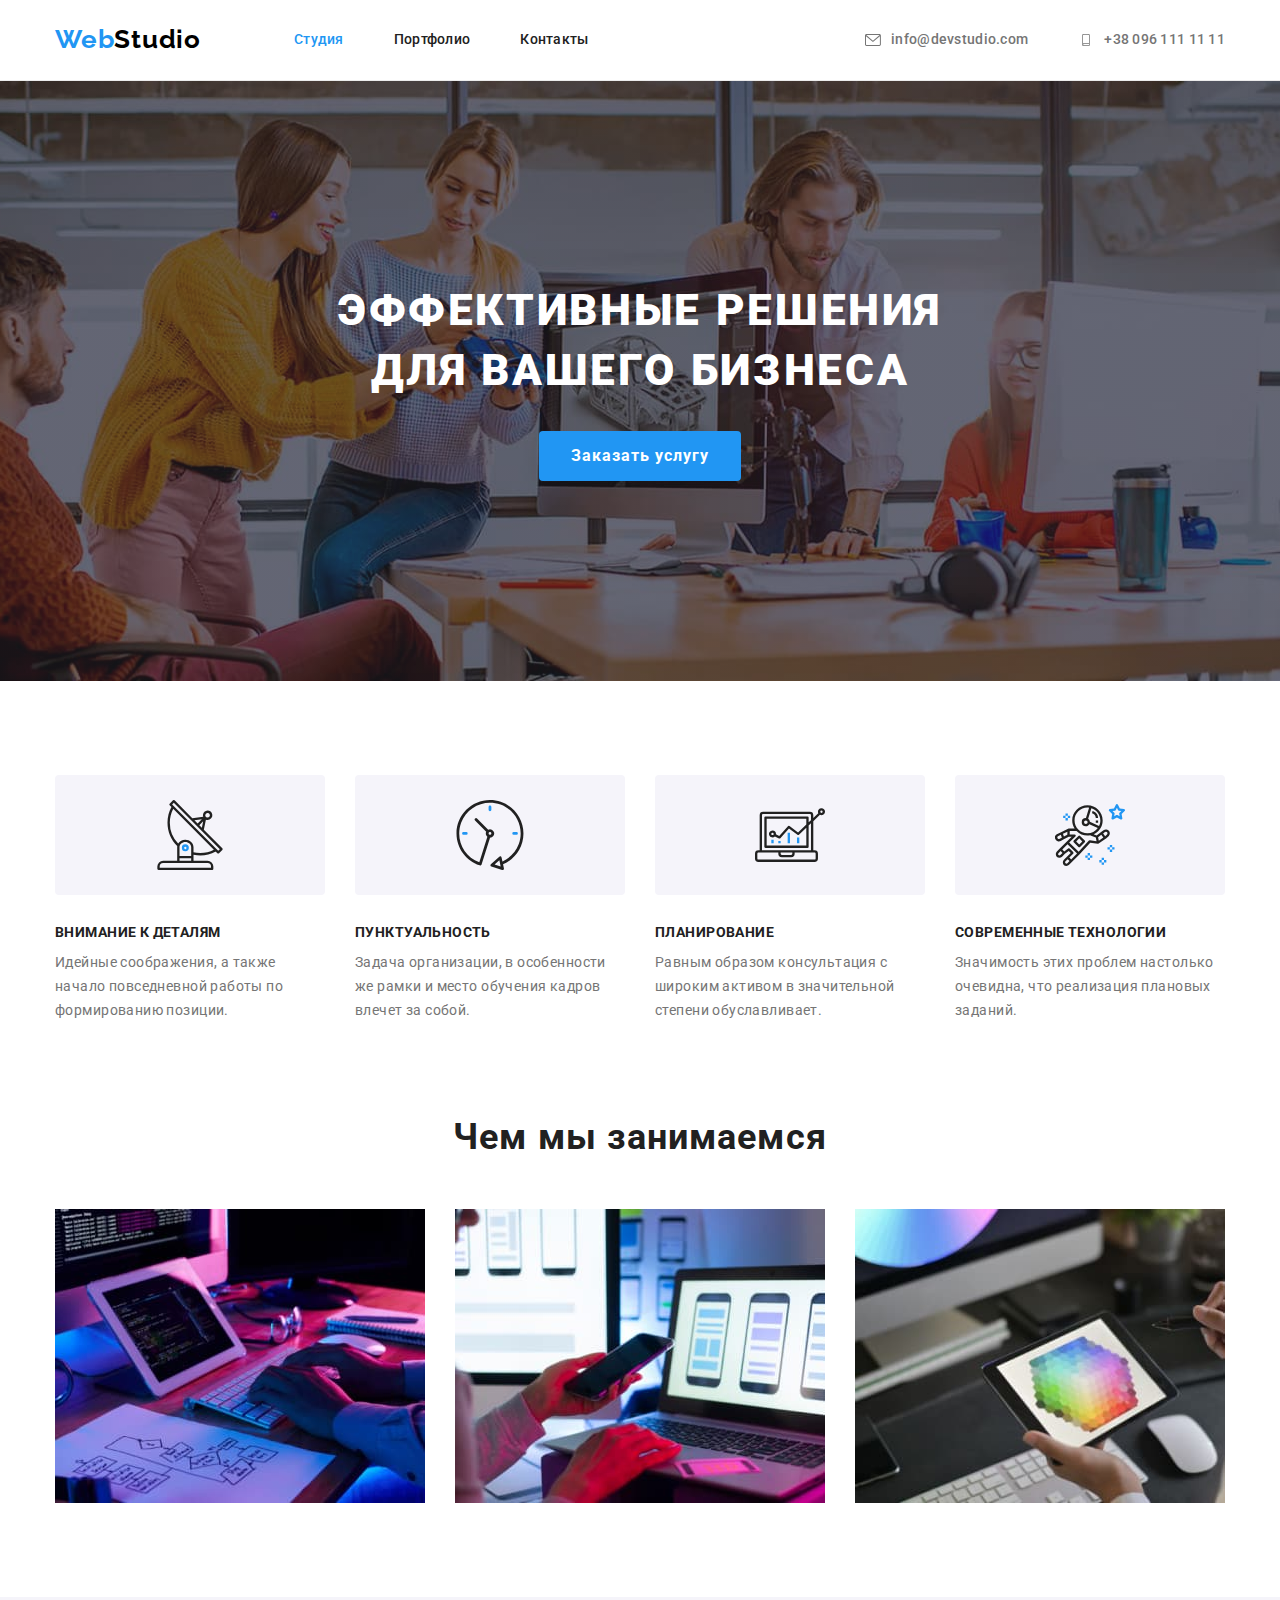
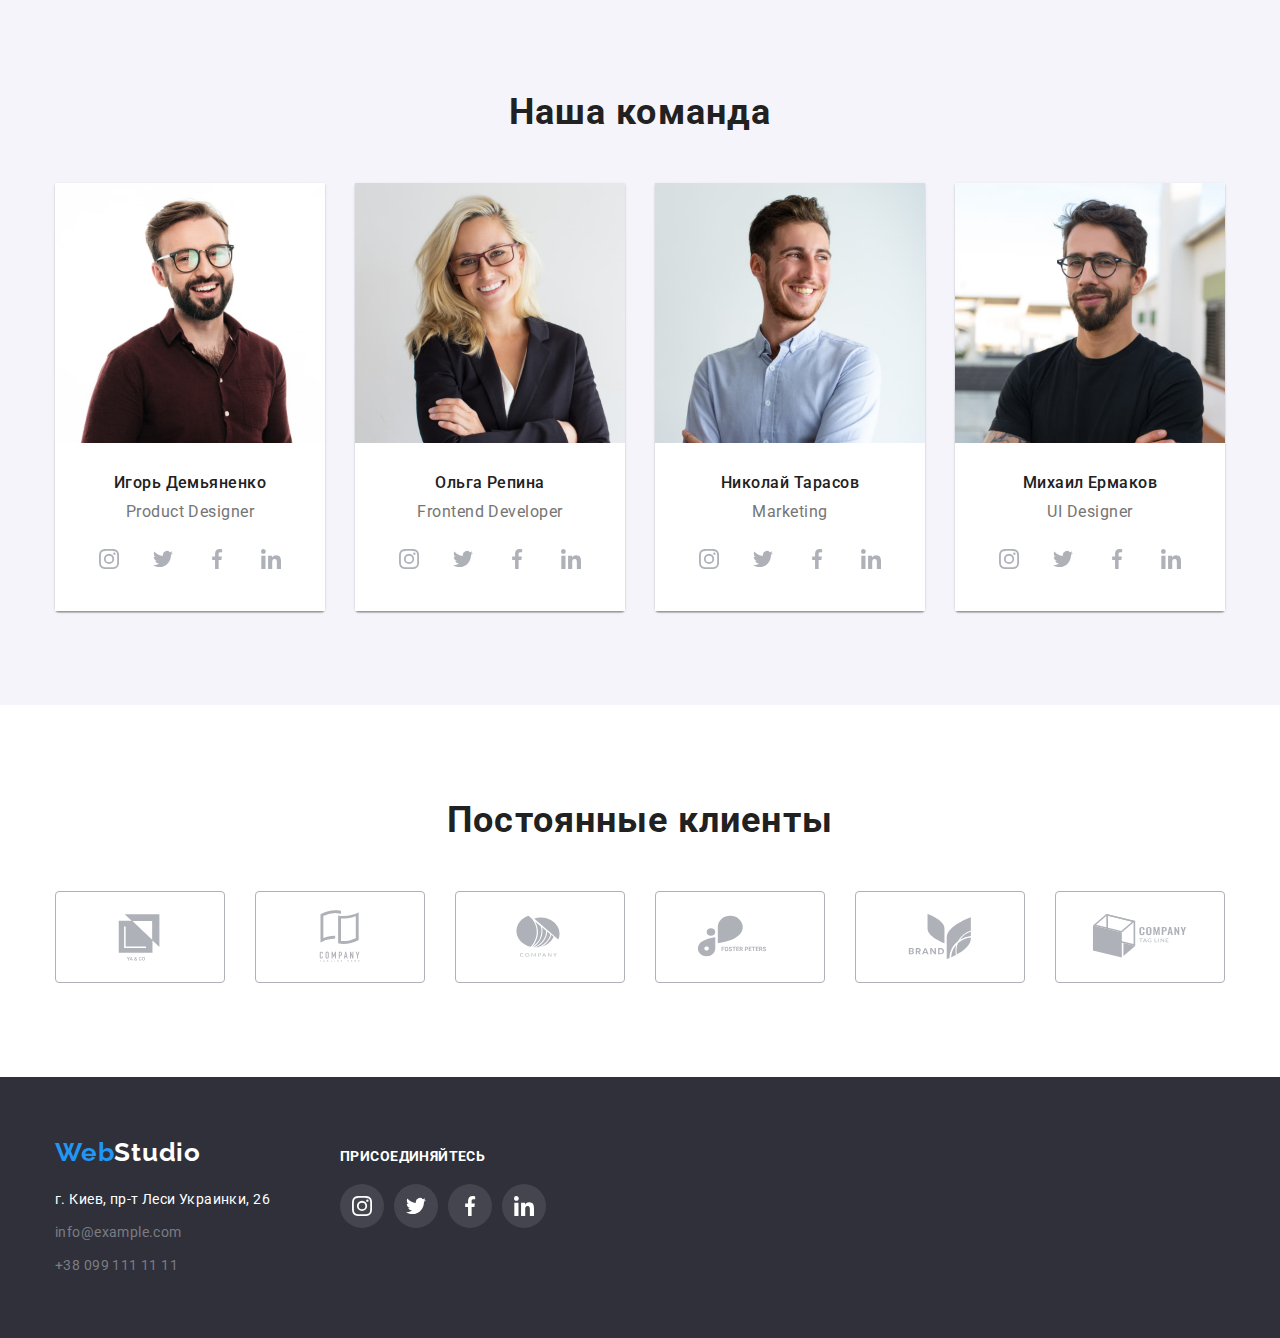
<file: index.html>
<!DOCTYPE html>
<html lang="ru">
  <head>
    <meta charset="UTF-8" />
    <meta name="viewport" content="width=device-width, initial-scale=1.0" />
    <title>Web Studio (Version 2.1)</title>
    <link rel="preconnect" href="https://fonts.googleapis.com" />
    <link rel="preconnect" href="https://fonts.gstatic.com" crossorigin />
    <link
      href="https://fonts.googleapis.com/css2?family=Raleway:wght@700&family=Roboto:wght@400;500;700;900&display=swap"
      rel="stylesheet"
    />
    <link
      rel="stylesheet"
      href="https://cdnjs.cloudflare.com/ajax/libs/modern-normalize/1.0.0/modern-normalize.min.css"
    />
    <link rel="stylesheet" href="./css/styles.css" />
  </head>
  <body>
    <!--header-->

    <header class="page-header">
      <div class="container all-head">
        <nav class="main-nav">
          <a href="/" class="logo">Web<span class="logo-part">Studio</span></a>
          <ul class="site-nav">
            <li class="item"><a href="./index.html" class="active">Студия</a></li>
            <li class="item"><a href="./portfolio.html">Портфолио</a></li>
            <li class="item"><a href="">Контакты</a></li>
          </ul>
        </nav>
        <ul class="auth-nav">
          <li class="item">
            <a href="mailto:info@devstudio.com" class="link">
              <svg class="auth-icon" width="16" height="12">
                <use href="./images/sprite.svg#icon-envelope"></use>
              </svg>
              info@devstudio.com</a
            >
          </li>
          <li class="item">
            <a href="tel:+380961111111" class="link">
              <svg class="auth-icon" width="16" height="12">
                <use href="images/sprite.svg#icon-smartphone"></use>
              </svg>
              +38 096 111 11 11</a
            >
          </li>
        </ul>
      </div>
    </header>

    <!--main-->
    <main>
      <!--Hero section-->

      <section class="hero overlay">
        <div class="container">
          <h1 class="hero-title">
            Эффективные решения <br />
            для вашего бизнеса
          </h1>
          <button type="button" class="button primary">Заказать услугу</button>
        </div>
      </section>

      <!--Features section-->
      <section class="section features">
        <div class="container">
          <ul class="feature-list">
            <li class="item">
              <div class="icon-box">
                <svg class="feature-icon" width="70" height="70">
                  <use href="images/sprite.svg#icon-antenna"></use>
                </svg>
              </div>
              <h3 class="title">Внимание к деталям</h3>
              <p class="text">
                Идейные соображения, а также начало повседневной работы по формированию позиции.
              </p>
            </li>
            <li class="item">
              <div class="icon-box">
                <svg class="feature-icon" width="70" height="70">
                  <use href="images/sprite.svg#icon-clock"></use>
                </svg>
              </div>
              <h3 class="title">Пунктуальность</h3>
              <p class="text">
                Задача организации, в особенности же рамки и место обучения кадров влечет за собой.
              </p>
            </li>
            <li class="item">
              <div class="icon-box">
                <svg class="feature-icon" width="70" height="70">
                  <use href="images/sprite.svg#icon-diagram"></use>
                </svg>
              </div>
              <h3 class="title">Планирование</h3>
              <p class="text">
                Равным образом консультация с широким активом в значительной степени обуславливает.
              </p>
            </li>
            <li class="item">
              <div class="icon-box">
                <svg class="feature-icon" width="70" height="70">
                  <use href="images/sprite.svg#icon-astronaut"></use>
                </svg>
              </div>
              <h3 class="title">Современные технологии</h3>
              <p class="text">
                Значимость этих проблем настолько очевидна, что реализация плановых заданий.
              </p>
            </li>
          </ul>
        </div>
      </section>

      <!--What we do section-->
      <section class="section">
        <div class="container">
          <h2 class="section-title">Чем мы занимаемся</h2>
          <ul class="whatdo">
            <li class="item"><img src="images/what1.jpg" alt="Разработка" width="370" /></li>
            <li class="item"><img src="images/what2.jpg" alt="Оптимизация" width="370" /></li>
            <li class="item"><img src="images/what3.jpg" alt="Дизайн" width="370" /></li>
          </ul>
        </div>
      </section>
      <!--Our team section-->
      <section class="section our-team">
        <div class="container">
          <h2 class="section-title">Наша команда</h2>
          <ul class="team-list">
            <li class="item">
              <img src="images/team1.jpg" alt="Product Designer" width="270" />
              <div class="employee">
                <h3 class="title">Игорь Демьяненко</h3>
                <p class="text">Product Designer</p>
                <ul class="social-list">
                  <li class="social-item">
                    <a class="social-link" href="https://www.instagram.com/">
                      <svg class="social-icon" width="20" height="20">
                        <use href="images/sprite.svg#icon-instagram"></use>
                      </svg>
                    </a>
                  </li>
                  <li class="social-item">
                    <a class="social-link" href="https://www.twitter.com/">
                      <svg class="social-icon" width="20" height="20">
                        <use href="images/sprite.svg#icon-twitter"></use>
                      </svg>
                    </a>
                  </li>
                  <li class="social-item">
                    <a class="social-link" href="https://www.facebook.com/">
                      <svg class="social-icon" width="20" height="20">
                        <use href="images/sprite.svg#icon-facebook"></use>
                      </svg>
                    </a>
                  </li>
                  <li class="social-item">
                    <a class="social-link" href="https://www.linkedin.com/">
                      <svg class="social-icon" width="20" height="20">
                        <use href="images/sprite.svg#icon-linkedin"></use>
                      </svg>
                    </a>
                  </li>
                </ul>
              </div>
            </li>
            <li class="item">
              <img src="images/team2.jpg" alt="Frontend Developer" width="270" />
              <div class="employee">
                <h3 class="title">Ольга Репина</h3>
                <p class="text">Frontend Developer</p>
                <ul class="social-list">
                  <li class="social-item">
                    <a class="social-link" href="https://www.instagram.com/">
                      <svg class="social-icon" width="20" height="20">
                        <use href="images/sprite.svg#icon-instagram"></use>
                      </svg>
                    </a>
                  </li>
                  <li class="social-item">
                    <a class="social-link" href="https://www.twitter.com/">
                      <svg class="social-icon" width="20" height="20">
                        <use href="images/sprite.svg#icon-twitter"></use>
                      </svg>
                    </a>
                  </li>
                  <li class="social-item">
                    <a class="social-link" href="https://www.facebook.com/">
                      <svg class="social-icon" width="20" height="20">
                        <use href="images/sprite.svg#icon-facebook"></use>
                      </svg>
                    </a>
                  </li>
                  <li class="social-item">
                    <a class="social-link" href="https://www.linkedin.com/">
                      <svg class="social-icon" width="20" height="20">
                        <use href="images/sprite.svg#icon-linkedin"></use>
                      </svg>
                    </a>
                  </li>
                </ul>
              </div>
            </li>
            <li class="item">
              <img src="images/team3.jpg" alt="Marketing" width="270" />
              <div class="employee">
                <h3 class="title">Николай Тарасов</h3>
                <p class="text">Marketing</p>
                <ul class="social-list">
                  <li class="social-item">
                    <a class="social-link" href="https://www.instagram.com/">
                      <svg class="social-icon" width="20" height="20">
                        <use href="images/sprite.svg#icon-instagram"></use>
                      </svg>
                    </a>
                  </li>
                  <li class="social-item">
                    <a class="social-link" href="https://www.twitter.com/">
                      <svg class="social-icon" width="20" height="20">
                        <use href="images/sprite.svg#icon-twitter"></use>
                      </svg>
                    </a>
                  </li>
                  <li class="social-item">
                    <a class="social-link" href="https://www.facebook.com/">
                      <svg class="social-icon" width="20" height="20">
                        <use href="images/sprite.svg#icon-facebook"></use>
                      </svg>
                    </a>
                  </li>
                  <li class="social-item">
                    <a class="social-link" href="https://www.linkedin.com/">
                      <svg class="social-icon" width="20" height="20">
                        <use href="images/sprite.svg#icon-linkedin"></use>
                      </svg>
                    </a>
                  </li>
                </ul>
              </div>
            </li>
            <li class="item">
              <img src="images/team4.jpg" alt="UI Designer" width="270" />
              <div class="employee">
                <h3 class="title">Михаил Ермаков</h3>
                <p class="text">UI Designer</p>
                <ul class="social-list">
                  <li class="social-item">
                    <a class="social-link" href="https://www.instagram.com/">
                      <svg class="social-icon" width="20" height="20">
                        <use href="images/sprite.svg#icon-instagram"></use>
                      </svg>
                    </a>
                  </li>
                  <li class="social-item">
                    <a class="social-link" href="https://www.twitter.com/">
                      <svg class="social-icon" width="20" height="20">
                        <use href="images/sprite.svg#icon-twitter"></use>
                      </svg>
                    </a>
                  </li>
                  <li class="social-item">
                    <a class="social-link" href="https://www.facebook.com/">
                      <svg class="social-icon" width="20" height="20">
                        <use href="images/sprite.svg#icon-facebook"></use>
                      </svg>
                    </a>
                  </li>
                  <li class="social-item">
                    <a class="social-link" href="https://www.linkedin.com/">
                      <svg class="social-icon" width="20" height="20">
                        <use href="images/sprite.svg#icon-linkedin"></use>
                      </svg>
                    </a>
                  </li>
                </ul>
              </div>
            </li>
          </ul>
        </div>
      </section>
      <!-- Clients -->
      <section class="allclient">
        <div class="container">
          <h2 class="section-title">Постоянные клиенты</h2>
          <ul class="clients">
            <li class="clients-item">
              <a class="clients-link" href="">
                <svg class="clients-logo" width="106" height="60">
                  <use href="images/sprite.svg#icon-logo1"></use>
                </svg>
              </a>
            </li>
            <li class="clients-item">
              <a class="clients-link" href="">
                <svg class="clients-logo" width="106" height="60">
                  <use href="images/sprite.svg#icon-logo2"></use>
                </svg>
              </a>
            </li>
            <li class="clients-item">
              <a class="clients-link" href="">
                <svg class="clients-logo" width="106" height="60">
                  <use href="images/sprite.svg#icon-logo3"></use>
                </svg>
              </a>
            </li>
            <li class="clients-item">
              <a class="clients-link" href="">
                <svg class="clients-logo" width="106" height="60">
                  <use href="images/sprite.svg#icon-logo4"></use>
                </svg>
              </a>
            </li>
            <li class="clients-item">
              <a class="clients-link" href="">
                <svg class="clients-logo" width="106" height="60">
                  <use href="images/sprite.svg#icon-logo5"></use>
                </svg>
              </a>
            </li>
            <li class="clients-item">
              <a class="clients-link" href="">
                <svg class="clients-logo" width="106" height="60">
                  <use href="images/sprite.svg#icon-logo6"></use>
                </svg>
              </a>
            </li>
          </ul>
        </div>
      </section>
    </main>
    <!--Footer-->
    <footer class="page-footer">
      <div class="container footer-block">
        <div class="footer-info">
          <a href="/" class="logo">Web<span class="logo-part">Studio</span></a>
          <address>
            <ul class="footer-list">
              <li class="item">
                <a
                  href="https://goo.gl/maps/JNFRqMxDM11xvSHH6"
                  target="_blank"
                  rel="noopener noreferrer"
                  class="phisical-address"
                >
                  г. Киев, пр-т Леси Украинки, 26</a
                >
              </li>
              <li class="item">
                <a href="mailto:info@example.com" class="footer-contacts">info@example.com</a>
              </li>
              <li class="item">
                <a href="tel:+380991111111" class="footer-contacts">+38 099 111 11 11</a>
              </li>
            </ul>
          </address>
        </div>
        <div class="footer-social">
          <h2 class="title-footer-social">ПРИСОЕДИНЯЙТЕСЬ</h2>
          <ul class="footer-social-list">
            <li class="footer-social-item">
              <a class="footer-social-link" href="https://www.instagram.com/">
                <svg class="footer-social-icon" width="20" height="20">
                  <use href="images/sprite.svg#icon-instagram"></use>
                </svg>
              </a>
            </li>
            <li class="footer-social-item">
              <a class="footer-social-link" href="https://www.twitter.com/">
                <svg class="footer-social-icon" width="20" height="20">
                  <use href="images/sprite.svg#icon-twitter"></use>
                </svg>
              </a>
            </li>
            <li class="footer-social-item">
              <a class="footer-social-link" href="https://www.facebook.com/">
                <svg class="footer-social-icon" width="20" height="20">
                  <use href="images/sprite.svg#icon-facebook"></use>
                </svg>
              </a>
            </li>
            <li class="footer-social-item">
              <a class="footer-social-link" href="https://www.linkedin.com/">
                <svg class="footer-social-icon" width="20" height="20">
                  <use href="images/sprite.svg#icon-linkedin"></use>
                </svg>
              </a>
            </li>
          </ul>
        </div>
      </div>
    </footer>
  </body>
</html>
</file>
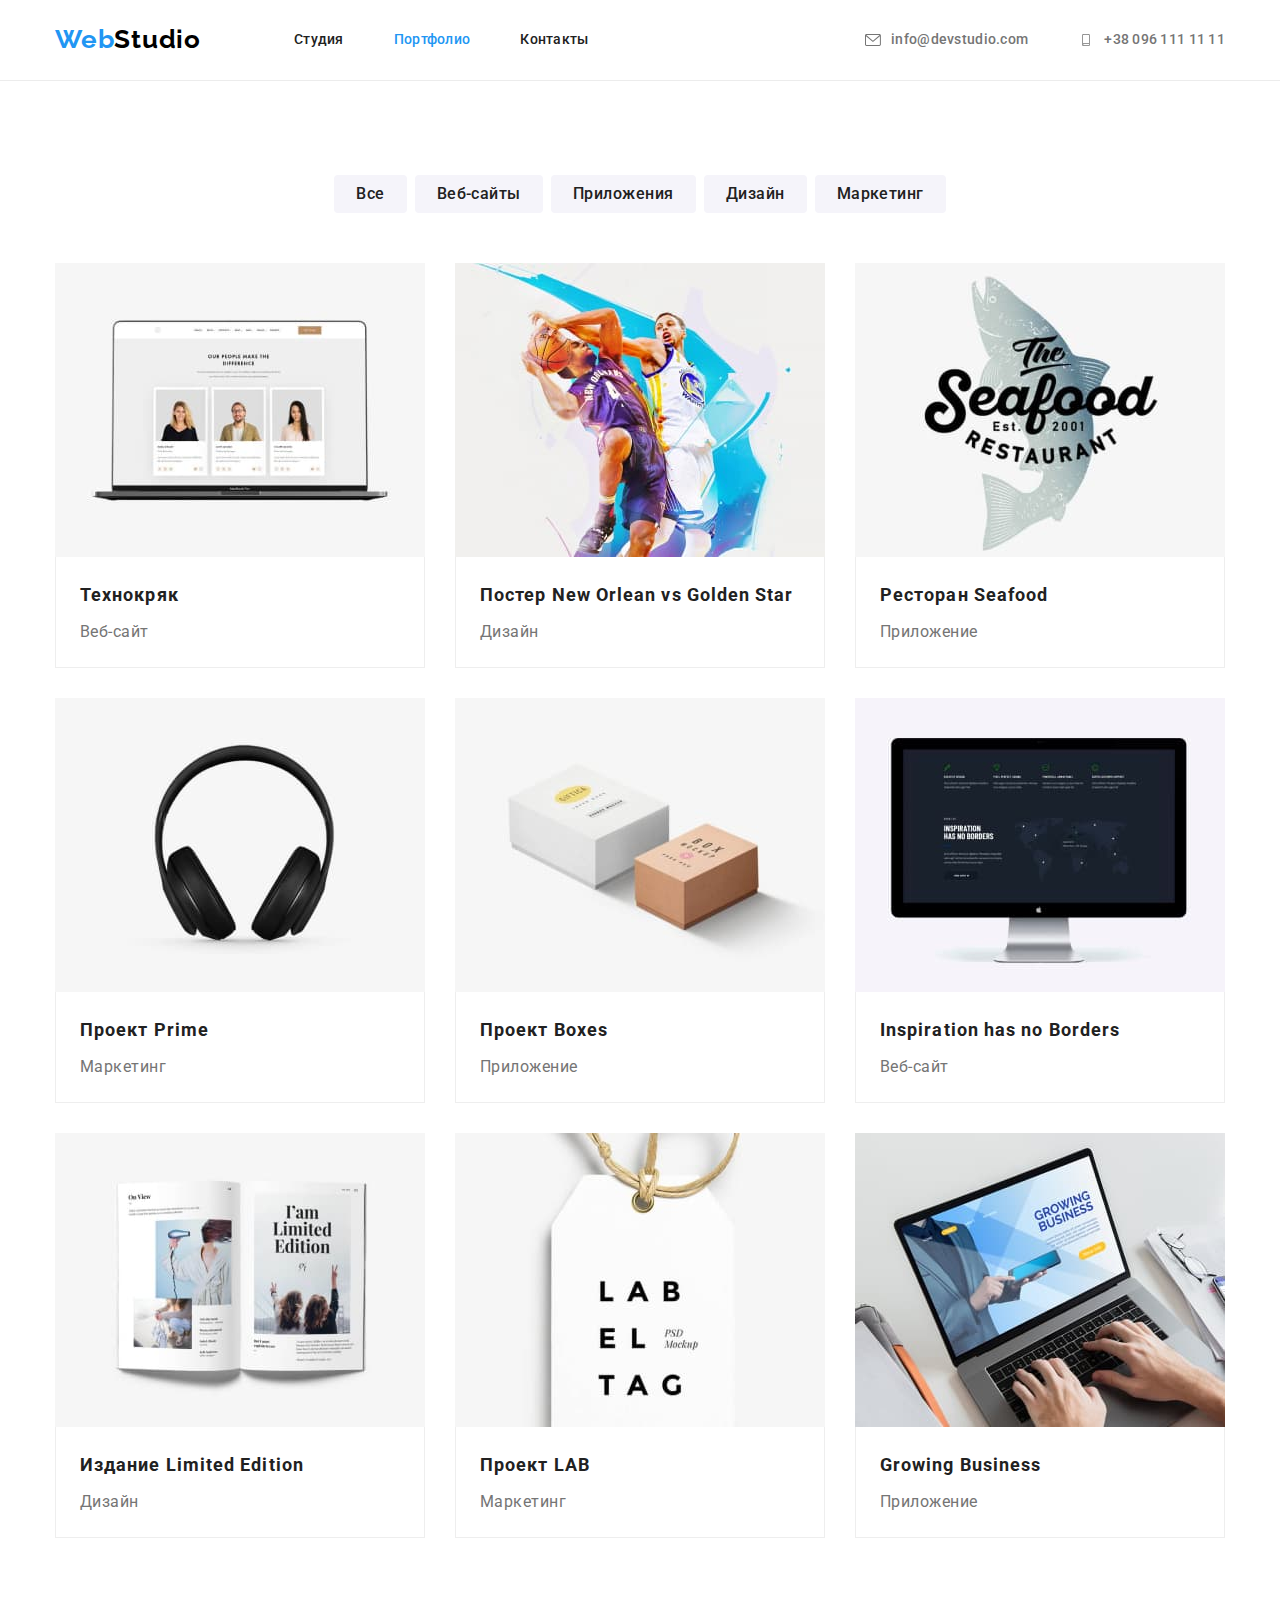
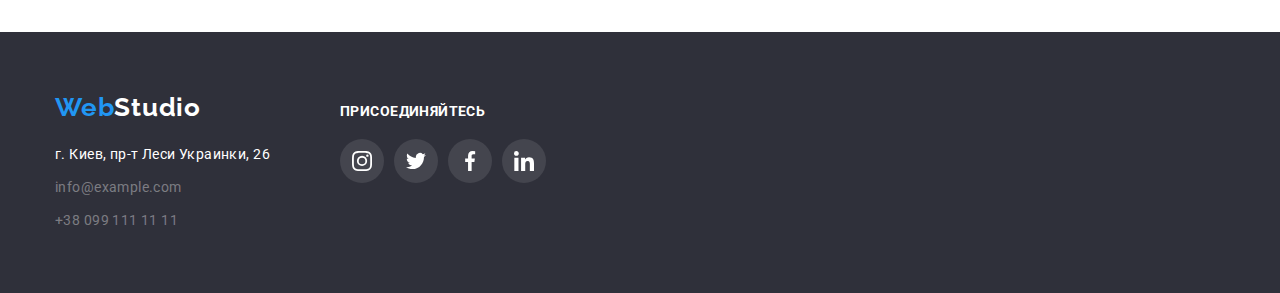
<file: portfolio.html>
<!DOCTYPE html>
<html lang="ru">
  <head>
    <meta charset="UTF-8" />
    <meta name="viewport" content="width=device-width, initial-scale=1.0" />
    <title>Портфолио</title>
    <link rel="preconnect" href="https://fonts.googleapis.com" />
    <link rel="preconnect" href="https://fonts.gstatic.com" crossorigin />
    <link
      href="https://fonts.googleapis.com/css2?family=Raleway:wght@700&family=Roboto:wght@400;500;700;900&display=swap"
      rel="stylesheet"
    />
    <link
      rel="stylesheet"
      href="https://cdnjs.cloudflare.com/ajax/libs/modern-normalize/1.0.0/modern-normalize.min.css"
    />
    <link rel="stylesheet" href="./css/styles.css" />
  </head>
  <body>
    <!--header-->
    <header class="page-header">
      <div class="container all-head">
        <nav class="main-nav">
          <a href="/" class="logo">Web<span class="logo-part">Studio</span></a>
          <ul class="site-nav">
            <li class="item"><a href="./index.html">Студия</a></li>
            <li class="item"><a href="./portfolio.html" class="active">Портфолио</a></li>
            <li class="item"><a href="">Контакты</a></li>
          </ul>
        </nav>
        <ul class="auth-nav">
          <li class="item">
            <a href="mailto:info@devstudio.com" class="link">
              <svg class="auth-icon" width="16" height="12">
                <use href="./images/sprite.svg#icon-envelope"></use>
              </svg>
              info@devstudio.com</a
            >
          </li>
          <li class="item">
            <a href="tel:+380961111111" class="link">
              <svg class="auth-icon" width="16" height="12">
                <use href="images/sprite.svg#icon-smartphone"></use>
              </svg>
              +38 096 111 11 11</a
            >
          </li>
        </ul>
      </div>
    </header>
    <!--main-->
    <main>
      <!--Our projects-->
      <section class="projects">
        <div class="container">
          <ul class="project-filter">
            <li class="item"><button type="button" class="button secondary">Все</button></li>
            <li class="item"><button type="button" class="button secondary">Веб-сайты</button></li>
            <li class="item"><button type="button" class="button secondary">Приложения</button></li>
            <li class="item"><button type="button" class="button secondary">Дизайн</button></li>
            <li class="item"><button type="button" class="button secondary">Маркетинг</button></li>
          </ul>

          <ul class="project-list">
            <li class="project-item">
              <a class="project-link" href="">
                <img src="images/port1.jpg" alt="Технокряк" width="370" />
                <div class="project-name">
                  <h2 class="title">Технокряк</h2>
                  <p class="text">Веб-сайт</p>
                </div>
              </a>
            </li>
            <li class="project-item">
              <a class="project-link" href="">
                <img src="images/port2.jpg" alt="Постер" width="370" />
                <div class="project-name">
                  <h2 class="title">Постер New Orlean vs Golden Star</h2>
                  <p class="text">Дизайн</p>
                </div>
              </a>
            </li>
            <li class="project-item">
              <a class="project-link" href="">
                <img src="images/port3.jpg" alt="Ресторан" width="370" />
                <div class="project-name">
                  <h2 class="title">Ресторан Seafood</h2>
                  <p class="text">Приложение</p>
                </div>
              </a>
            </li>
            <li class="project-item">
              <a class="project-link" href="">
                <img src="images/port4.jpg" alt="Prime" width="370" />
                <div class="project-name">
                  <h2 class="title">Проект Prime</h2>
                  <p class="text">Маркетинг</p>
                </div>
              </a>
            </li>
            <li class="project-item">
              <a class="project-link" href="">
                <img src="images/port5.jpg" alt="Boxes" width="370" />
                <div class="project-name">
                  <h2 class="title">Проект Boxes</h2>
                  <p class="text">Приложение</p>
                </div>
              </a>
            </li>
            <li class="project-item">
              <a class="project-link" href="">
                <img src="images/port6.jpg" alt="No Borders" width="370" />
                <div class="project-name">
                  <h2 class="title">Inspiration has no Borders</h2>
                  <p class="text">Веб-сайт</p>
                </div>
              </a>
            </li>
            <li class="project-item">
              <a class="project-link" href="">
                <img src="images/port7.jpg" alt="Издание" width="370" />
                <div class="project-name">
                  <h2 class="title">Издание Limited Edition</h2>
                  <p class="text">Дизайн</p>
                </div>
              </a>
            </li>
            <li class="project-item">
              <a class="project-link" href="">
                <img src="images/port8.jpg" alt="LAB" width="370" />
                <div class="project-name">
                  <h2 class="title">Проект LAB</h2>
                  <p class="text">Маркетинг</p>
                </div>
              </a>
            </li>
            <li class="project-item">
              <a class="project-link" href="">
                <img src="images/port9.jpg" alt="Business" width="370" />
                <div class="project-name">
                  <h2 class="title">Growing Business</h2>
                  <p class="text">Приложение</p>
                </div>
              </a>
            </li>
          </ul>
        </div>
      </section>
    </main>
    <footer class="page-footer">
      <div class="container footer-block">
        <div class="footer-info">
          <a href="/" class="logo">Web<span class="logo-part">Studio</span></a>
          <address>
            <ul class="footer-list">
              <li class="item">
                <a
                  href="https://goo.gl/maps/JNFRqMxDM11xvSHH6"
                  target="_blank"
                  rel="noopener noreferrer"
                  class="phisical-address"
                >
                  г. Киев, пр-т Леси Украинки, 26</a
                >
              </li>
              <li class="item">
                <a href="mailto:info@example.com" class="footer-contacts">info@example.com</a>
              </li>
              <li class="item">
                <a href="tel:+380991111111" class="footer-contacts">+38 099 111 11 11</a>
              </li>
            </ul>
          </address>
        </div>
        <div class="footer-social">
          <h2 class="title-footer-social">ПРИСОЕДИНЯЙТЕСЬ</h2>
          <ul class="footer-social-list">
            <li class="footer-social-item">
              <a class="footer-social-link" href="https://www.instagram.com/">
                <svg class="footer-social-icon" width="20" height="20">
                  <use href="images/sprite.svg#icon-instagram"></use>
                </svg>
              </a>
            </li>
            <li class="footer-social-item">
              <a class="footer-social-link" href="https://www.twitter.com/">
                <svg class="footer-social-icon" width="20" height="20">
                  <use href="images/sprite.svg#icon-twitter"></use>
                </svg>
              </a>
            </li>
            <li class="footer-social-item">
              <a class="footer-social-link" href="https://www.facebook.com/">
                <svg class="footer-social-icon" width="20" height="20">
                  <use href="images/sprite.svg#icon-facebook"></use>
                </svg>
              </a>
            </li>
            <li class="footer-social-item">
              <a class="footer-social-link" href="https://www.linkedin.com/">
                <svg class="footer-social-icon" width="20" height="20">
                  <use href="images/sprite.svg#icon-linkedin"></use>
                </svg>
              </a>
            </li>
          </ul>
        </div>
      </div>
    </footer>
  </body>
</html>
</file>
<file: css/styles.css>
/* цвет основного текста #757575 */
/* вторичный цвет текста #212121 */
/* основной цвет фона #FFFFFF */
/* акцент #2196F3 */
/* вторичный цвет фона #2F303A */
/* дополнительный цвет фона #f5f4fa */
*,
*::before,
*::after {
  box-sizing: border-box;
}

:root {
  --primary-text-color: #757575;
  --title-text-color: #212121;
  --accent-color: #2196f3;
  --primary-bg-color: #ffffff;
  --secondary-bg-color: #2f303a;
  --additional-bg-color: #f5f4fa;
}
body {
  background-color: var(--primary-bg-color);
  color: var(--primary-text-color);
  font-family: Roboto, sans-serif;
}

ul {
  padding: 0;
  margin: 0;
  list-style: none;
}
h3,
h2,
h1,
p {
  padding: 0;
  margin: 0;
}
img {
  display: block;
}
section {
  padding-bottom: 94px;
  padding-top: 94px;
}

.container {
  width: 1200px;
  margin-left: auto;
  margin-right: auto;
  padding-left: 15px;
  padding-right: 15px;
}

/* Page header */
.page-header {
  border-bottom: 1px solid #ececec;
}
.all-head {
  display: flex;
  align-items: center;
}
.main-nav {
  display: flex;
  align-items: center;
}

/* Logo */
.page-header .logo,
.page-header .logo-part {
  text-decoration: none;
  font-family: Raleway;
  font-weight: 700;
  font-size: 26px;
  line-height: 1.9;
  letter-spacing: 0.03em;
}
.logo {
  color: var(--accent-color);
}
.logo-part {
  color: #000000;
}
/* Site nav */
.site-nav {
  display: flex;
  margin-left: 93px;
}
.site-nav .item:not(:last-child) {
  margin-right: 50px;
}

.site-nav a {
  text-decoration: none;
  color: var(--title-text-color);
  font-weight: 500;
  font-size: 14px;
  line-height: 1.14;
  letter-spacing: 0.02em;
  display: block;
  padding-top: 32px;
  padding-bottom: 32px;
}
.site-nav a:hover,
.site-nav a:focus,
.site-nav .active {
  color: var(--accent-color);
}
/* Auth nav */
.auth-nav {
  display: flex;
  margin-left: auto;
}
.auth-nav .item:not(:last-child) {
  margin-right: 50px;
}
.auth-nav .link {
  display: flex;
  align-items: center;
  text-decoration: none;
  color: var(--primary-text-color);
  font-weight: 500;
  font-size: 14px;
  line-height: 1.14;
  letter-spacing: 0.02em;
}
.auth-nav .link:hover,
.auth-nav .link:focus {
  color: var(--accent-color);
}
.auth-icon {
  margin-right: 10px;
  fill: currentColor;
}

/* Hero */
.hero {
  background-color: var(--secondary-bg-color);
  margin-bottom: 0;
  padding-top: 200px;
  padding-bottom: 200px;
}
.hero.overlay {
  max-width: 1600px;
  margin-left: auto;
  margin-right: auto;
  background-image: linear-gradient(to right, rgba(47, 48, 58, 0.4), rgba(47, 48, 58, 0.4)),
    url(../images/backgroundimg.jpg);
  background-repeat: no-repeat;
  background-position: center;
}

.hero-title {
  color: var(--primary-bg-color);
  font-weight: 900;
  font-size: 44px;
  line-height: 1.36;
  text-align: center;
  letter-spacing: 0.06em;
  text-transform: uppercase;
  margin-bottom: 30px;
}

/* Sections */
.section-title {
  color: var(--title-text-color);
  font-weight: 700;
  font-size: 36px;
  line-height: 1.17;
  text-align: center;
  letter-spacing: 0.03em;
  margin-bottom: 50px;
}

/* Features */
.feature-list {
  display: flex;
}
.features {
  padding-bottom: 0;
}
.feature-list .item {
  width: 270px;
}
.icon-box {
  display: flex;

  height: 120px;
  background-color: var(--additional-bg-color);

  margin-bottom: 30px;
  border-radius: 4px;
  justify-content: center;
  align-items: center;
}
.feature-icon {
}

.feature-list .item:not(:first-child) {
  margin-left: 30px;
}
.feature-list .title {
  color: var(--title-text-color);
  font-weight: 700;
  font-size: 14px;
  line-height: 1.14;
  letter-spacing: 0.03em;
  text-transform: uppercase;
  margin-bottom: 10px;
}
.feature-list .text {
  font-size: 14px;
  line-height: 1.71;
  letter-spacing: 0.03em;
}
/* What we do */
.whatdo {
  display: flex;
}
.whatdo .item:not(:last-child) {
  margin-right: 30px;
}

/* Team */
.our-team {
  background-color: var(--additional-bg-color);
}
.team-list {
  display: flex;

  text-align: center;
}
.team-list .item:not(:last-child) {
  margin-right: 30px;
}
.team-list > .item {
  box-shadow: 0px 1px 3px rgba(0, 0, 0, 0.12), 0px 1px 1px rgba(0, 0, 0, 0.14),
    0px 2px 1px rgba(0, 0, 0, 0.2);
  border-radius: 0px 0px 4px 4px;
}
.team-list .title {
  color: var(--title-text-color);
  font-weight: 500;
  font-size: 16px;
  line-height: 1.19;
  letter-spacing: 0.03em;
  margin-bottom: 10px;
}
.team-list .text {
  font-size: 16px;
  line-height: 1.19;
  letter-spacing: 0.03em;
  margin-bottom: 16px;
}
.employee {
  padding-top: 30px;
  padding-bottom: 30px;
  background-color: #fff;
}
.social-list {
  display: flex;
  justify-content: center;
}
.social-list li:not(:last-child) {
  margin-right: 10px;
}
.social-link {
  display: flex;
  justify-content: center;
  align-items: center;
  width: 44px;
  height: 44px;
  border-radius: 50%;
  background-color: #ffffff;
}
.social-link:hover .social-icon,
.social-link:focus .social-icon {
  fill: var(--primary-bg-color);
}
.social-link:hover,
.social-link:focus {
  background-color: var(--accent-color);
}

.social-icon {
  fill: #afb1b8;
}

/* Clients */
.clients {
  display: flex;
}
.allclient {
}
.clients-item {
  height: 92px;
  width: 170px;
}
.clients-link {
  display: flex;
  box-sizing: border-box;
  height: 100%;
  width: 100%;
  border: 1px solid #afb1b8;
  content: '';
  border-radius: 4px;
  align-items: center;
  justify-content: center;
}
.clients-logo {
  fill: #afb1b8;
}
.clients-link:hover {
  border-color: var(--accent-color);
}
.clients-link:hover .clients-logo {
  fill: var(--accent-color);
}

.clients-item:not(:last-child) {
  margin-right: 30px;
}

/* Button */

.button {
  color: var(--title-text-color);
  background-color: var(--primary-bg-color);
  font-family: Roboto;
  font-weight: 700;
  font-size: 16px;
  line-height: 1.88;
  display: flex;
  align-items: center;
  text-align: center;
  letter-spacing: 0.06em;

  border-radius: 4px;
  padding: 10px 32px;
  border: transparent;
  justify-content: center;
}

.button.primary {
  background-color: var(--accent-color);
  color: var(--primary-bg-color);
  cursor: pointer;
  margin-left: auto;
  margin-right: auto;
}
.button.primary:hover,
.button.primary:focus {
  background-color: #188ce8;
  box-shadow: 0px 4px 4px rgba(0, 0, 0, 0.15);
}
.button.secondary {
  background-color: var(--additional-bg-color);
  color: var(--title-text-color);
  cursor: pointer;
  font-weight: 500;
  font-size: 16px;
  line-height: 1.62;
  text-align: center;
  letter-spacing: 0.03em;
  padding: 6px 22px;
  margin-bottom: 0;
}
.button.secondary:hover,
.button.secondary:focus,
.button.secondary:active {
  background-color: var(--accent-color);
  color: var(--primary-bg-color);
  box-shadow: 0px 3px 1px rgba(0, 0, 0, 0.1), 0px 1px 2px rgba(0, 0, 0, 0.08),
    0px 2px 2px rgba(0, 0, 0, 0.12);
}

/* Footer */
.page-footer {
  display: flex;
  background-color: var(--secondary-bg-color);
  padding-top: 60px;
  padding-bottom: 60px;
  align-items: baseline;
}
address {
  margin-top: 20px;
}
.footer-list .item:not(:last-child) {
  margin-bottom: 9px;
}
.page-footer .logo,
.page-footer .logo-part {
  font-family: Raleway;
  text-decoration: none;
  font-weight: 700;
  font-size: 26px;
  line-height: 1.19;
  letter-spacing: 0.03em;
}
.page-footer .logo-part {
  color: var(--primary-bg-color);
}
.phisical-address {
  color: var(--primary-bg-color);
  text-decoration: none;
  font-style: normal;
  font-size: 14px;
  line-height: 1.71;
  letter-spacing: 0.03em;
}
.footer-contacts {
  color: #ffffff60;
  text-decoration: none;
  font-style: normal;
  font-size: 14px;
  line-height: 1.71;
  letter-spacing: 0.03em;
}
.footer-block {
  display: flex;
  align-items: baseline;
}
.footer-social {
  display: inline-block;
  margin-left: 70px;
}
.title-footer-social {
  margin-bottom: 20px;
  font-style: normal;
  font-weight: bold;
  font-size: 14px;
  line-height: 16px;
  letter-spacing: 0.03em;
  text-transform: uppercase;
  color: var(--primary-bg-color);
}
.footer-social-list {
  display: flex;
  justify-content: center;
}
.footer-social-list li:not(:last-child) {
  margin-right: 10px;
}
.footer-social-link {
  display: flex;
  justify-content: center;
  align-items: center;
  width: 44px;
  height: 44px;
  border-radius: 50%;
  background-color: rgba(255, 255, 255, 0.1);
}
.footer-social-link:hover .footer-social-icon,
.footer-social-link:focus .footer-social-icon {
  fill: var(--primary-bg-color);
}
.footer-social-link:hover,
.footer-social-link:focus {
  background-color: var(--accent-color);
}

.footer-social-icon {
  fill: var(--primary-bg-color);
}

/* Portfolio */
/* Our projects */
.project-list {
  display: flex;
  flex-wrap: wrap;
  margin-left: -30px;
  margin-top: -30px;
}
.project-list .title {
  color: var(--title-text-color);
  font-weight: 700;
  font-size: 18px;
  line-height: 2;
  letter-spacing: 0.06em;
  margin-bottom: 4px;
}
.project-list .text {
  color: var(--primary-text-color);
  font-size: 16px;
  line-height: 1.88;
  letter-spacing: 0.03em;
}
.project-list .project-link {
  text-decoration: none;
}
.project-link {
  display: block;
}

.project-link:hover,
.project-link:focus {
  box-shadow: 0px 1px 1px rgba(0, 0, 0, 0.12), 0px 4px 4px rgba(0, 0, 0, 0.06),
    1px 4px 6px rgba(0, 0, 0, 0.16);
}

.project-item {
  flex-basis: calc(100% / 3 - 30px);
  margin-left: 30px;
  margin-top: 30px;
}

.project-filter {
  display: flex;
  justify-content: center;
  margin-bottom: 50px;
}
.project-filter .item:not(:last-child) {
  margin-right: 8px;
}
.project-name {
  padding: 20px 24px 20px 24px;
  border-right: 1px solid #eeeeee;
  border-bottom: 1px solid #eeeeee;
  border-left: 1px solid #eeeeee;
}
</file>
